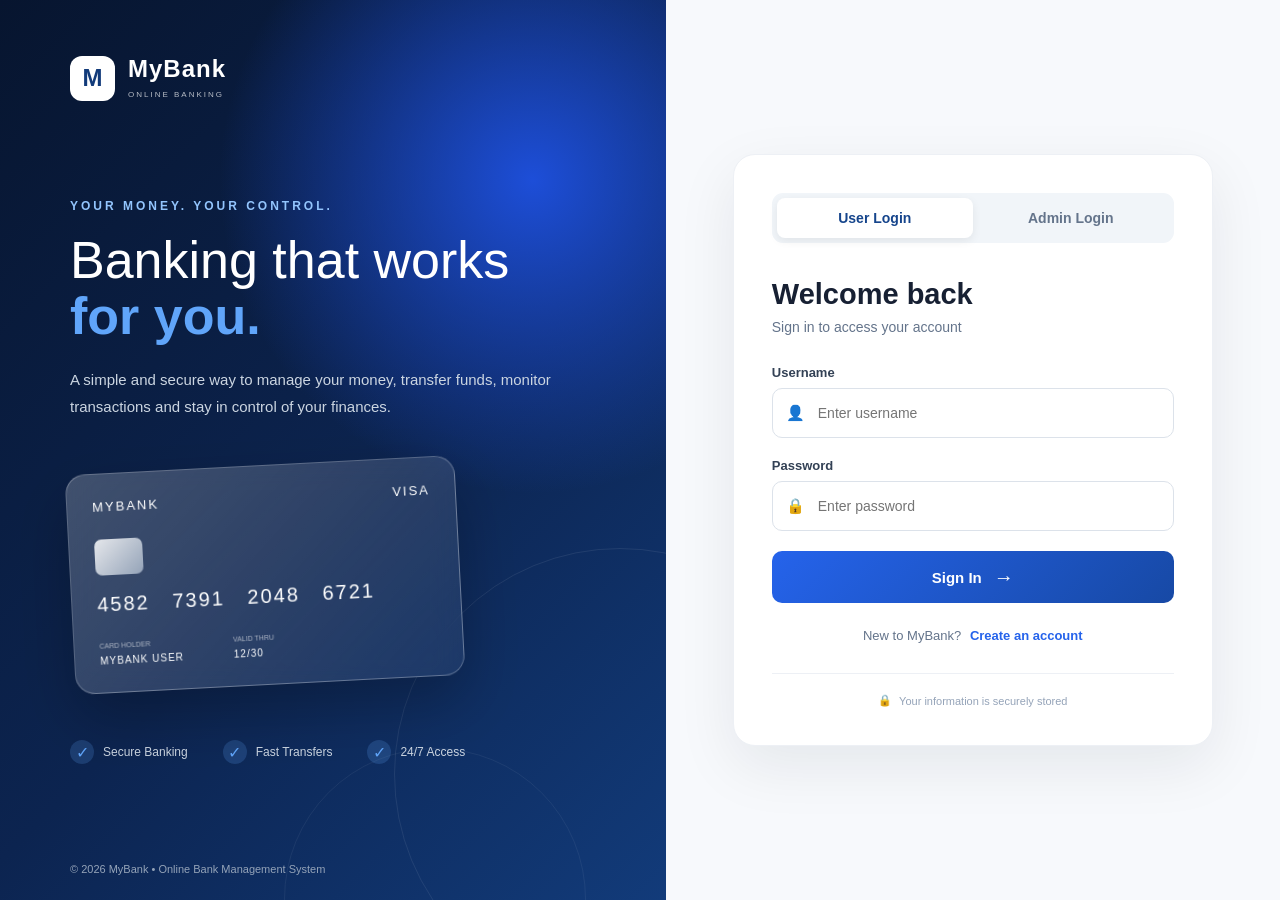
<file: index.html>
<!DOCTYPE html>
<html lang="en">
<head>
    <meta charset="UTF-8">
    <meta name="viewport" content="width=device-width, initial-scale=1.0">
    <title>MyBank | Online Banking</title>
    <link rel="stylesheet" href="style.css">
</head>

<body>

<div class="banking-page">

    <!-- LEFT SECTION -->

    <section class="hero-section">

        <div class="hero-overlay"></div>

        <div class="hero-content">

            <div class="logo">
                <div class="logo-box">M</div>
                <div>
                    <h1>MyBank</h1>
                    <span>ONLINE BANKING</span>
                </div>
            </div>

            <div class="hero-text">

                <span class="small-title">
                    YOUR MONEY. YOUR CONTROL.
                </span>

                <h2>
                    Banking that works
                    <strong>for you.</strong>
                </h2>

                <p>
                    A simple and secure way to manage your money,
                    transfer funds, monitor transactions and stay
                    in control of your finances.
                </p>

            </div>


            <!-- BANK CARD VISUAL -->

            <div class="bank-card">

                <div class="card-top">
                    <span>MYBANK</span>
                    <span>VISA</span>
                </div>

                <div class="chip"></div>

                <div class="card-number">
                    4582&nbsp;&nbsp; 7391&nbsp;&nbsp; 2048&nbsp;&nbsp; 6721
                </div>

                <div class="card-bottom">

                    <div>
                        <small>CARD HOLDER</small>
                        <p>MYBANK USER</p>
                    </div>

                    <div>
                        <small>VALID THRU</small>
                        <p>12/30</p>
                    </div>

                </div>

            </div>


            <div class="hero-features">

                <div>
                    <span>✓</span>
                    <p>Secure Banking</p>
                </div>

                <div>
                    <span>✓</span>
                    <p>Fast Transfers</p>
                </div>

                <div>
                    <span>✓</span>
                    <p>24/7 Access</p>
                </div>

            </div>

        </div>

        <div class="copyright">
            © 2026 MyBank • Online Bank Management System
        </div>

    </section>


    <!-- RIGHT SECTION -->

    <section class="login-section">

        <div class="login-wrapper">

            <div class="mobile-brand">
                <div class="logo-box">M</div>
                <div>
                    <h1>MyBank</h1>
                    <span>ONLINE BANKING</span>
                </div>
            </div>


            <div class="login-card">

                <!-- LOGIN TABS -->

                <div class="login-tabs">

                    <button
                        id="userTab"
                        class="login-tab active"
                        onclick="showUserLogin()">

                        User Login

                    </button>

                    <button
                        id="adminTab"
                        class="login-tab"
                        onclick="showAdminLogin()">

                        Admin Login

                    </button>

                </div>


                <!-- USER LOGIN -->

                <div id="userLogin">

                    <div class="heading">

                        <h2>Welcome back</h2>

                        <p>
                            Sign in to access your account
                        </p>

                    </div>


                    <form onsubmit="userLogin(event)">

                        <div class="input-group">

                            <label>Username</label>

                            <div class="input-box">

                                <span>👤</span>

                                <input
                                    type="text"
                                    id="userUsername"
                                    placeholder="Enter username"
                                    required>

                            </div>

                        </div>


                        <div class="input-group">

                            <label>Password</label>

                            <div class="input-box">

                                <span>🔒</span>

                                <input
                                    type="password"
                                    id="userPassword"
                                    placeholder="Enter password"
                                    required>

                            </div>

                        </div>


                        <button
                            type="submit"
                            class="signin-button">

                            Sign In
                            <span>→</span>

                        </button>

                    </form>


                    <div class="register-area">

                        <span>New to MyBank?</span>

                        <a href="register.html?role=user">
                            Create an account
                        </a>

                    </div>

                </div>


                <!-- ADMIN LOGIN -->

                <div
                    id="adminLogin"
                    style="display:none;">

                    <div class="heading">

                        <h2>Admin Portal</h2>

                        <p>
                            Manage the banking system
                        </p>

                    </div>


                    <div class="admin-warning">

                        <span>🛡</span>

                        <div>

                            <strong>Authorized access only</strong>

                            <p>
                                This area is restricted to
                                system administrators.
                            </p>

                        </div>

                    </div>


                    <form onsubmit="adminLogin(event)">

                        <div class="input-group">

                            <label>Admin Username</label>

                            <div class="input-box">

                                <span>👤</span>

                                <input
                                    type="text"
                                    id="adminUsername"
                                    placeholder="Enter admin username"
                                    required>

                            </div>

                        </div>


                        <div class="input-group">

                            <label>Password</label>

                            <div class="input-box">

                                <span>🔒</span>

                                <input
                                    type="password"
                                    id="adminPassword"
                                    placeholder="Enter password"
                                    required>

                            </div>

                        </div>


                        <button
                            type="submit"
                            class="signin-button admin-login-button">

                            Admin Sign In
                            <span>→</span>

                        </button>

                    </form>


                    <div class="register-area">

                        <span>New administrator?</span>

                        <a href="register.html?role=admin">
                            Create admin account
                        </a>

                    </div>

                </div>


                <p id="loginMessage"></p>


                <div class="secure-footer">

                    <span>🔒</span>

                    <p>
                        Your information is securely stored
                    </p>

                </div>

            </div>

        </div>

    </section>

</div>


<script src="script.js"></script>

</body>
</html>
</file>
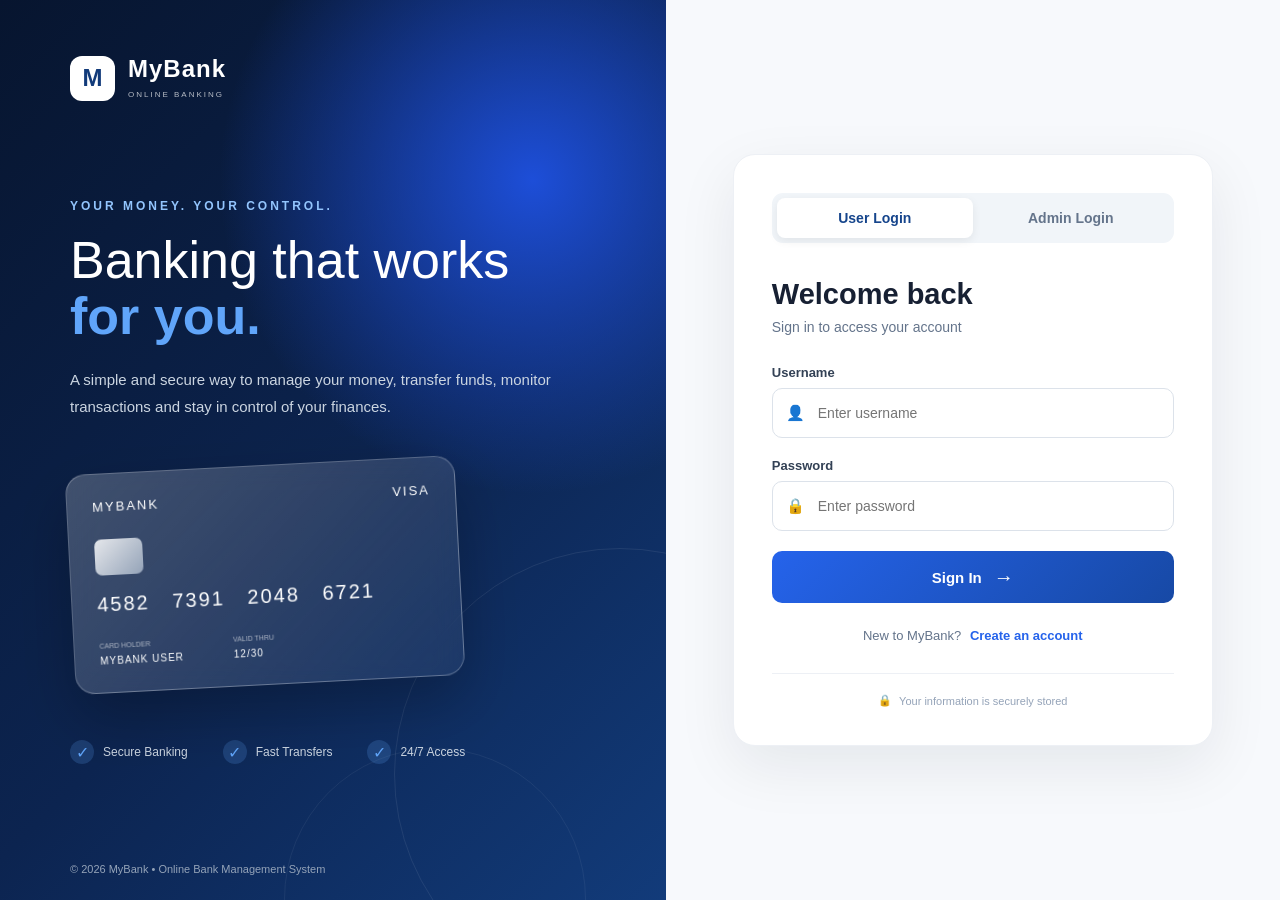
<file: admin.html>
<!DOCTYPE html>
<html lang="en">
<head>
    <meta charset="UTF-8">
    <meta name="viewport" content="width=device-width, initial-scale=1.0">
    <title>MyBank - Admin Dashboard</title>
    <link rel="stylesheet" href="style.css">
</head>

<body class="dashboard-page">

<div class="dashboard-layout">

    <!-- SIDEBAR -->
    <aside class="sidebar admin-sidebar">

        <div class="sidebar-logo">
            <div class="sidebar-logo-box">M</div>
            <div>
                <h2>MyBank</h2>
                <span>Administration</span>
            </div>
        </div>

        <div class="admin-label">ADMIN PANEL</div>

        <div class="sidebar-menu">

            <button onclick="showAdminSection('adminDashboard')" class="menu-item active">
                <span>⌂</span>
                Dashboard
            </button>

            <button onclick="showAdminSection('users')" class="menu-item">
                <span>♙</span>
                Users
            </button>

            <button onclick="showAdminSection('accounts')" class="menu-item">
                <span>▣</span>
                Accounts
            </button>

            <button onclick="showAdminSection('adminTransactions')" class="menu-item">
                <span>▤</span>
                Transactions
            </button>

        </div>

        <button onclick="logout()" class="logout-button">
            <span>↪</span>
            Logout
        </button>

    </aside>


    <!-- MAIN -->
    <main class="dashboard-main">

        <header class="dashboard-header">

            <div>
                <p class="small-heading">ADMINISTRATION</p>
                <h1>Admin Dashboard</h1>
                <p class="header-subtitle">
                    Manage users, accounts and transactions.
                </p>
            </div>

            <div class="admin-avatar">
                🛡
            </div>

        </header>


        <!-- ADMIN DASHBOARD -->
        <section id="adminDashboard" class="admin-section">

            <div class="admin-welcome">

                <div>
                    <p>MYBANK MANAGEMENT SYSTEM</p>
                    <h2>System Overview</h2>
                    <span>
                        Monitor the banking system from one place.
                    </span>
                </div>

                <div class="admin-shield">
                    🛡️
                </div>

            </div>


            <div class="stats-grid">

                <div class="stat-card">
                    <div class="stat-icon">♙</div>
                    <div>
                        <p>Total Users</p>
                        <h2 id="totalUsers">0</h2>
                    </div>
                </div>

                <div class="stat-card">
                    <div class="stat-icon">▣</div>
                    <div>
                        <p>Total Accounts</p>
                        <h2 id="totalAccounts">0</h2>
                    </div>
                </div>

                <div class="stat-card">
                    <div class="stat-icon">▤</div>
                    <div>
                        <p>Transactions</p>
                        <h2 id="totalTransactions">0</h2>
                    </div>
                </div>

            </div>


            <div class="admin-action-title">
                <h2>Management</h2>
                <p>Select a section to manage the banking system.</p>
            </div>


            <div class="admin-management-grid">

                <button onclick="showAdminSection('users')" class="management-card">
                    <div class="management-icon">♙</div>
                    <h3>Manage Users</h3>
                    <p>View registered users and their details.</p>
                </button>

                <button onclick="showAdminSection('accounts')" class="management-card">
                    <div class="management-icon">▣</div>
                    <h3>Manage Accounts</h3>
                    <p>View account numbers and balances.</p>
                </button>

                <button onclick="showAdminSection('adminTransactions')" class="management-card">
                    <div class="management-icon">▤</div>
                    <h3>View Transactions</h3>
                    <p>Monitor all user transactions.</p>
                </button>

            </div>

        </section>


        <!-- USERS -->
        <section id="users" class="admin-section" style="display:none;">

            <div class="section-heading">
                <h2>Registered Users</h2>
                <p>View all users registered in MyBank.</p>
            </div>

            <div class="table-card">

                <table>

                    <thead>
                        <tr>
                            <th>Name</th>
                            <th>Email</th>
                            <th>Phone</th>
                            <th>Username</th>
                            <th>Account Number</th>
                        </tr>
                    </thead>

                    <tbody id="usersBody">
                    </tbody>

                </table>

            </div>

        </section>


        <!-- ACCOUNTS -->
        <section id="accounts" class="admin-section" style="display:none;">

            <div class="section-heading">
                <h2>Bank Accounts</h2>
                <p>View all customer accounts and balances.</p>
            </div>

            <div class="table-card">

                <table>

                    <thead>
                        <tr>
                            <th>Account Number</th>
                            <th>Username</th>
                            <th>Balance</th>
                            <th>Account Type</th>
                        </tr>
                    </thead>

                    <tbody id="accountsBody">
                    </tbody>

                </table>

            </div>

        </section>


        <!-- TRANSACTIONS -->
        <section id="adminTransactions" class="admin-section" style="display:none;">

            <div class="section-heading">
                <h2>All Transactions</h2>
                <p>Monitor transactions performed by users.</p>
            </div>

            <div class="table-card">

                <table>

                    <thead>
                        <tr>
                            <th>Username</th>
                            <th>Transaction</th>
                            <th>Amount</th>
                            <th>Date</th>
                        </tr>
                    </thead>

                    <tbody id="adminTransactionBody">
                    </tbody>

                </table>

            </div>

        </section>

    </main>

</div>

<script src="script.js"></script>

</body>
</html>
</file>
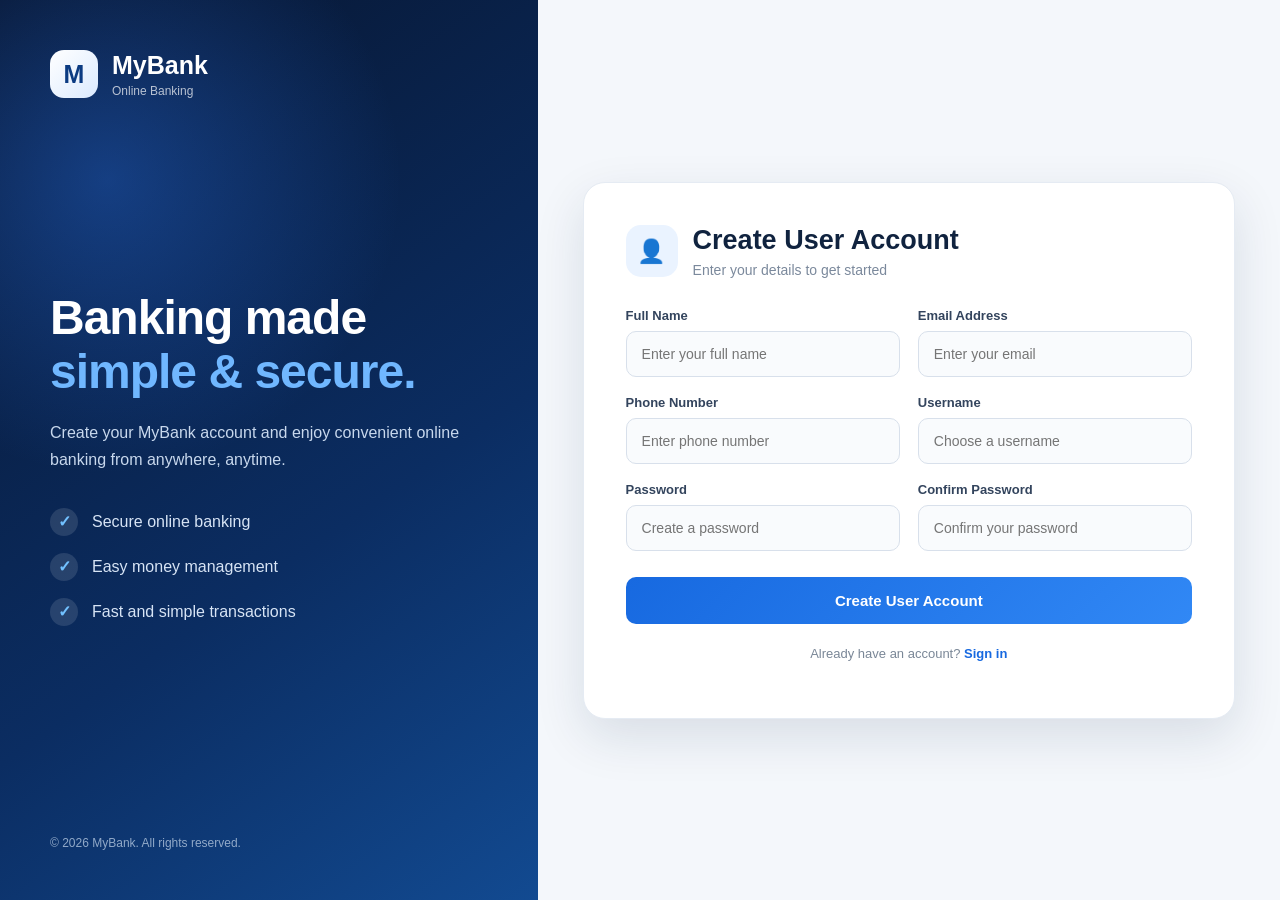
<file: register.html>
<!DOCTYPE html>
<html lang="en">
<head>
    <meta charset="UTF-8">
    <meta name="viewport" content="width=device-width, initial-scale=1.0">
    <title>MyBank - Create Account</title>
    <link rel="stylesheet" href="style.css">
</head>

<body class="register-page">

<div class="register-container">

    <div class="register-left">

        <div class="register-logo">
            <div class="register-logo-box">M</div>
            <div>
                <h1>MyBank</h1>
                <p>Online Banking</p>
            </div>
        </div>

        <div class="register-left-content">
            <h2>Banking made<br><span>simple & secure.</span></h2>

            <p>
                Create your MyBank account and enjoy convenient
                online banking from anywhere, anytime.
            </p>

            <div class="register-benefits">
                <div>
                    <span>✓</span>
                    <p>Secure online banking</p>
                </div>

                <div>
                    <span>✓</span>
                    <p>Easy money management</p>
                </div>

                <div>
                    <span>✓</span>
                    <p>Fast and simple transactions</p>
                </div>
            </div>
        </div>

        <p class="register-copyright">
            © 2026 MyBank. All rights reserved.
        </p>

    </div>


    <div class="register-right">

        <div class="register-card">

            <!-- USER REGISTRATION -->
            <div id="userRegister">

                <div class="register-heading">
                    <span class="register-icon">👤</span>
                    <div>
                        <h2>Create User Account</h2>
                        <p>Enter your details to get started</p>
                    </div>
                </div>

                <form onsubmit="registerUser(event)">

                    <div class="register-input-row">

                        <div class="register-input-group">
                            <label>Full Name</label>
                            <input
                                type="text"
                                id="fullName"
                                placeholder="Enter your full name"
                                required
                            >
                        </div>

                        <div class="register-input-group">
                            <label>Email Address</label>
                            <input
                                type="email"
                                id="email"
                                placeholder="Enter your email"
                                required
                            >
                        </div>

                    </div>

                    <div class="register-input-row">

                        <div class="register-input-group">
                            <label>Phone Number</label>
                            <input
                                type="text"
                                id="phone"
                                placeholder="Enter phone number"
                                required
                            >
                        </div>

                        <div class="register-input-group">
                            <label>Username</label>
                            <input
                                type="text"
                                id="registerUsername"
                                placeholder="Choose a username"
                                required
                            >
                        </div>

                    </div>

                    <div class="register-input-row">

                        <div class="register-input-group">
                            <label>Password</label>
                            <input
                                type="password"
                                id="registerPassword"
                                placeholder="Create a password"
                                required
                            >
                        </div>

                        <div class="register-input-group">
                            <label>Confirm Password</label>
                            <input
                                type="password"
                                id="confirmPassword"
                                placeholder="Confirm your password"
                                required
                            >
                        </div>

                    </div>

                    <button type="submit" class="create-account-button">
                        Create User Account
                    </button>

                </form>

                <p class="already-account">
                    Already have an account?
                    <a href="index.html">Sign in</a>
                </p>

            </div>


            <!-- ADMIN REGISTRATION -->
            <div id="adminRegister" style="display:none;">

                <div class="register-heading">
                    <span class="register-icon">🛡️</span>
                    <div>
                        <h2>Create Admin Account</h2>
                        <p>Register your administrator account</p>
                    </div>
                </div>

                <div class="admin-register-notice">
                    <strong>Administrator Registration</strong>
                    <p>
                        Admin accounts have access to system management
                        features and user information.
                    </p>
                </div>

                <form onsubmit="registerAdmin(event)">

                    <div class="register-input-group full-width">
                        <label>Full Name</label>
                        <input
                            type="text"
                            id="adminFullName"
                            placeholder="Enter your full name"
                            required
                        >
                    </div>

                    <div class="register-input-group full-width">
                        <label>Email Address</label>
                        <input
                            type="email"
                            id="adminEmail"
                            placeholder="Enter your email"
                            required
                        >
                    </div>

                    <div class="register-input-group full-width">
                        <label>Admin Username</label>
                        <input
                            type="text"
                            id="registerAdminUsername"
                            placeholder="Choose an admin username"
                            required
                        >
                    </div>

                    <div class="register-input-row">

                        <div class="register-input-group">
                            <label>Password</label>
                            <input
                                type="password"
                                id="registerAdminPassword"
                                placeholder="Create password"
                                required
                            >
                        </div>

                        <div class="register-input-group">
                            <label>Confirm Password</label>
                            <input
                                type="password"
                                id="confirmAdminPassword"
                                placeholder="Confirm password"
                                required
                            >
                        </div>

                    </div>

                    <button type="submit" class="create-account-button admin-create-button">
                        Create Admin Account
                    </button>

                </form>

                <p class="already-account">
                    Already have an admin account?
                    <a href="index.html">Admin Sign in</a>
                </p>

            </div>

            <p id="registerMessage" class="register-message"></p>

        </div>

    </div>

</div>

<script src="script.js"></script>

</body>
</html>
</file>
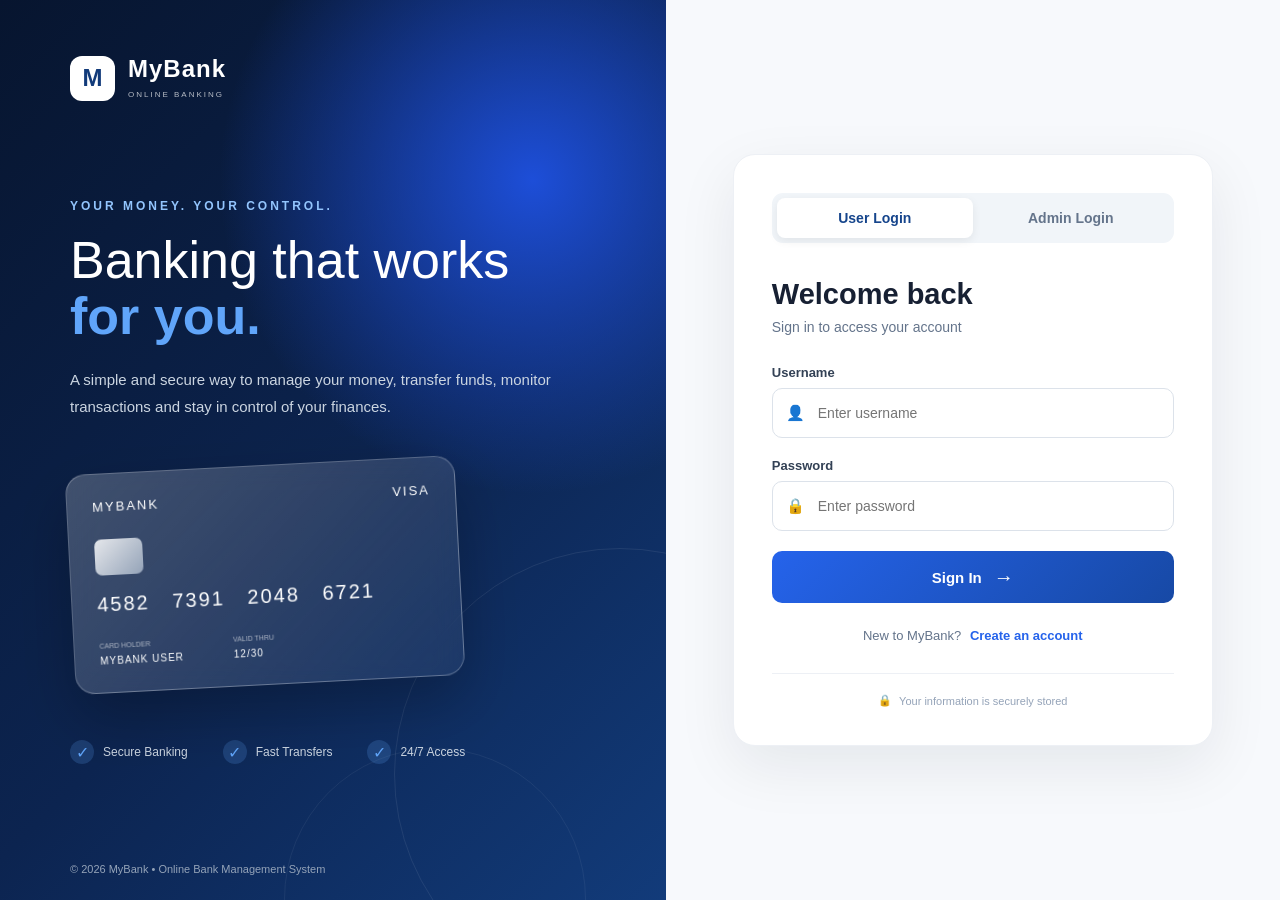
<file: user.html>
<!DOCTYPE html>
<html lang="en">
<head>
    <meta charset="UTF-8">
    <meta name="viewport" content="width=device-width, initial-scale=1.0">
    <title>MyBank - User Dashboard</title>
    <link rel="stylesheet" href="style.css">
</head>

<body class="dashboard-page">

<div class="dashboard-layout">

    <!-- SIDEBAR -->
    <aside class="sidebar">

        <div class="sidebar-logo">
            <div class="sidebar-logo-box">M</div>
            <div>
                <h2>MyBank</h2>
                <span>Online Banking</span>
            </div>
        </div>

        <div class="sidebar-menu">

            <button onclick="showUserSection('dashboard')" class="menu-item active">
                <span>⌂</span>
                Dashboard
            </button>

            <button onclick="showUserSection('deposit')" class="menu-item">
                <span>＋</span>
                Deposit
            </button>

            <button onclick="showUserSection('withdraw')" class="menu-item">
                <span>−</span>
                Withdraw
            </button>

            <button onclick="showUserSection('transfer')" class="menu-item">
                <span>↗</span>
                Transfer
            </button>

            <button onclick="showUserSection('transactions')" class="menu-item">
                <span>▤</span>
                Transactions
            </button>

            <button onclick="showUserSection('profile')" class="menu-item">
                <span>♙</span>
                Profile
            </button>

        </div>

        <button onclick="logout()" class="logout-button">
            <span>↪</span>
            Logout
        </button>

    </aside>


    <!-- MAIN CONTENT -->
    <main class="dashboard-main">

        <header class="dashboard-header">

            <div>
                <p class="small-heading">USER DASHBOARD</p>
                <h1>Welcome back, <span id="welcomeName">User</span>!</h1>
                <p class="header-subtitle">
                    Manage your account and transactions easily.
                </p>
            </div>

            <div class="user-avatar">
                <span>U</span>
            </div>

        </header>


        <!-- DASHBOARD -->
        <section id="dashboard" class="user-section dashboard-section">

            <div class="balance-card">

                <div>
                    <p>Available Balance</p>
                    <h2>₹<span id="balance">0</span></h2>
                    <span class="balance-status">● Active Account</span>
                </div>

                <div class="balance-icon">
                    ₹
                </div>

            </div>


            <div class="info-grid">

                <div class="info-card">
                    <div class="info-icon">▣</div>
                    <div>
                        <p>Account Number</p>
                        <h3 id="accountNumber">---</h3>
                    </div>
                </div>

                <div class="info-card">
                    <div class="info-icon">✓</div>
                    <div>
                        <p>Account Status</p>
                        <h3>Active</h3>
                    </div>
                </div>

            </div>


            <div class="quick-title">
                <h2>Quick Actions</h2>
                <p>Choose an action to manage your money.</p>
            </div>

            <div class="quick-actions">

                <button onclick="showUserSection('deposit')" class="quick-card">
                    <div class="quick-icon deposit-icon">＋</div>
                    <h3>Deposit Money</h3>
                    <p>Add money to your account</p>
                </button>

                <button onclick="showUserSection('withdraw')" class="quick-card">
                    <div class="quick-icon withdraw-icon">−</div>
                    <h3>Withdraw Money</h3>
                    <p>Withdraw from your account</p>
                </button>

                <button onclick="showUserSection('transfer')" class="quick-card">
                    <div class="quick-icon transfer-icon">↗</div>
                    <h3>Transfer Money</h3>
                    <p>Send money to another user</p>
                </button>

                <button onclick="showUserSection('transactions')" class="quick-card">
                    <div class="quick-icon transaction-icon">▤</div>
                    <h3>Transactions</h3>
                    <p>View your transaction history</p>
                </button>

            </div>

        </section>


        <!-- DEPOSIT -->
        <section id="deposit" class="user-section action-section" style="display:none;">

            <div class="section-heading">
                <h2>Deposit Money</h2>
                <p>Add money to your MyBank account.</p>
            </div>

            <div class="form-card">

                <div class="form-icon">＋</div>

                <form onsubmit="depositMoney(event)">

                    <label>Amount</label>

                    <div class="amount-input">
                        <span>₹</span>
                        <input
                            type="number"
                            id="depositAmount"
                            placeholder="Enter amount"
                            min="1"
                            required
                        >
                    </div>

                    <button type="submit" class="primary-action">
                        Deposit Money
                    </button>

                </form>

            </div>

        </section>


        <!-- WITHDRAW -->
        <section id="withdraw" class="user-section action-section" style="display:none;">

            <div class="section-heading">
                <h2>Withdraw Money</h2>
                <p>Withdraw money from your MyBank account.</p>
            </div>

            <div class="form-card">

                <div class="form-icon withdraw-form-icon">−</div>

                <form onsubmit="withdrawMoney(event)">

                    <label>Amount</label>

                    <div class="amount-input">
                        <span>₹</span>
                        <input
                            type="number"
                            id="withdrawAmount"
                            placeholder="Enter amount"
                            min="1"
                            required
                        >
                    </div>

                    <button type="submit" class="primary-action">
                        Withdraw Money
                    </button>

                </form>

            </div>

        </section>


        <!-- TRANSFER -->
        <section id="transfer" class="user-section action-section" style="display:none;">

            <div class="section-heading">
                <h2>Transfer Money</h2>
                <p>Send money securely to another MyBank account.</p>
            </div>

            <div class="form-card">

                <div class="form-icon transfer-form-icon">↗</div>

                <form onsubmit="transferMoney(event)">

                    <label>Receiver Account Number</label>

                    <input
                        type="text"
                        id="receiverAccount"
                        class="normal-input"
                        placeholder="Example: MYB12345678"
                        required
                    >

                    <label>Amount</label>

                    <div class="amount-input">
                        <span>₹</span>
                        <input
                            type="number"
                            id="transferAmount"
                            placeholder="Enter amount"
                            min="1"
                            required
                        >
                    </div>

                    <button type="submit" class="primary-action">
                        Transfer Money
                    </button>

                </form>

            </div>

        </section>


        <!-- TRANSACTIONS -->
        <section id="transactions" class="user-section action-section" style="display:none;">

            <div class="section-heading">
                <h2>Transaction History</h2>
                <p>View all your recent transactions.</p>
            </div>

            <div class="table-card">

                <table>
                    <thead>
                        <tr>
                            <th>Transaction</th>
                            <th>Amount</th>
                            <th>Date</th>
                        </tr>
                    </thead>

                    <tbody id="transactionBody">
                    </tbody>

                </table>

            </div>

        </section>


        <!-- PROFILE -->
        <section id="profile" class="user-section action-section" style="display:none;">

            <div class="section-heading">
                <h2>My Profile</h2>
                <p>Your registered account information.</p>
            </div>

            <div class="profile-card">

                <div class="profile-avatar">U</div>

                <div class="profile-details">

                    <div>
                        <span>Full Name</span>
                        <strong id="profileName">---</strong>
                    </div>

                    <div>
                        <span>Email</span>
                        <strong id="profileEmail">---</strong>
                    </div>

                    <div>
                        <span>Phone</span>
                        <strong id="profilePhone">---</strong>
                    </div>

                    <div>
                        <span>Username</span>
                        <strong id="profileUsername">---</strong>
                    </div>

                    <div>
                        <span>Account Number</span>
                        <strong id="profileAccount">---</strong>
                    </div>

                </div>

            </div>

        </section>

    </main>

</div>

<script src="script.js"></script>

</body>
</html>
</file>
<file: style.css>
* {
    margin: 0;
    padding: 0;
    box-sizing: border-box;
}

body {
    font-family: Arial, Helvetica, sans-serif;
    background: #f4f7fb;
    color: #172033;
}


/* MAIN PAGE */

.banking-page {
    min-height: 100vh;
    display: grid;
    grid-template-columns: 52% 48%;
}


/* LEFT SIDE */

.hero-section {
    position: relative;
    overflow: hidden;
    min-height: 100vh;
    background:
        radial-gradient(circle at 80% 20%, #1d4ed8 0%, transparent 35%),
        linear-gradient(135deg, #07152f, #0c2450 55%, #123b7a);
    color: white;
}

.hero-section::before {
    content: "";
    position: absolute;
    width: 450px;
    height: 450px;
    border: 1px solid rgba(255,255,255,0.08);
    border-radius: 50%;
    right: -180px;
    bottom: -100px;
}

.hero-section::after {
    content: "";
    position: absolute;
    width: 300px;
    height: 300px;
    border: 1px solid rgba(255,255,255,0.06);
    border-radius: 50%;
    right: 80px;
    bottom: -150px;
}

.hero-content {
    position: relative;
    z-index: 2;
    padding: 55px 70px;
    max-width: 760px;
}


/* LOGO */

.logo {
    display: flex;
    align-items: center;
    gap: 13px;
}

.logo-box {
    width: 45px;
    height: 45px;
    border-radius: 12px;
    background: #ffffff;
    color: #123b7a;
    display: flex;
    align-items: center;
    justify-content: center;
    font-size: 24px;
    font-weight: bold;
}

.logo h1 {
    font-size: 24px;
    letter-spacing: 1px;
}

.logo span {
    font-size: 8px;
    letter-spacing: 2px;
    opacity: 0.7;
}


/* HERO TEXT */

.hero-text {
    margin-top: 95px;
}

.small-title {
    font-size: 12px;
    letter-spacing: 3px;
    color: #93c5fd;
    font-weight: bold;
}

.hero-text h2 {
    font-size: 52px;
    line-height: 1.08;
    margin-top: 18px;
    max-width: 580px;
    font-weight: 400;
}

.hero-text h2 strong {
    display: block;
    color: #60a5fa;
    font-weight: 700;
}

.hero-text p {
    margin-top: 22px;
    max-width: 520px;
    line-height: 1.8;
    color: #cbd5e1;
    font-size: 15px;
}


/* BANK CARD */

.bank-card {
    width: 390px;
    height: 220px;
    margin-top: 45px;
    padding: 25px;
    border-radius: 20px;
    background:
        linear-gradient(
            135deg,
            rgba(255,255,255,0.22),
            rgba(255,255,255,0.05)
        );
    border: 1px solid rgba(255,255,255,0.25);
    box-shadow: 0 25px 60px rgba(0,0,0,0.25);
    backdrop-filter: blur(15px);
    transform: rotate(-3deg);
}

.card-top {
    display: flex;
    justify-content: space-between;
    font-size: 13px;
    letter-spacing: 2px;
}

.chip {
    width: 48px;
    height: 36px;
    margin-top: 25px;
    border-radius: 7px;
    background: linear-gradient(
        135deg,
        #e5e7eb,
        #94a3b8
    );
}

.card-number {
    margin-top: 18px;
    font-size: 20px;
    letter-spacing: 2px;
}

.card-bottom {
    display: flex;
    gap: 50px;
    margin-top: 18px;
}

.card-bottom small {
    font-size: 7px;
    opacity: 0.6;
}

.card-bottom p {
    margin-top: 3px;
    font-size: 10px;
    letter-spacing: 1px;
}


/* FEATURES */

.hero-features {
    display: flex;
    gap: 35px;
    margin-top: 55px;
}

.hero-features div {
    display: flex;
    align-items: center;
    gap: 9px;
}

.hero-features span {
    width: 24px;
    height: 24px;
    border-radius: 50%;
    background: rgba(96,165,250,0.2);
    color: #60a5fa;
    display: flex;
    align-items: center;
    justify-content: center;
}

.hero-features p {
    font-size: 12px;
    color: #cbd5e1;
}


/* COPYRIGHT */

.copyright {
    position: absolute;
    bottom: 25px;
    left: 70px;
    font-size: 11px;
    color: #94a3b8;
}


/* RIGHT SIDE */

.login-section {
    display: flex;
    justify-content: center;
    align-items: center;
    background: #f7f9fc;
    padding: 40px;
}

.login-wrapper {
    width: 100%;
    max-width: 480px;
}


/* MOBILE LOGO */

.mobile-brand {
    display: none;
}


/* LOGIN CARD */

.login-card {
    background: white;
    border-radius: 22px;
    padding: 38px;
    box-shadow:
        0 20px 60px rgba(15,23,42,0.08);
    border: 1px solid #edf0f5;
}


/* TABS */

.login-tabs {
    display: grid;
    grid-template-columns: 1fr 1fr;
    background: #f1f5f9;
    padding: 5px;
    border-radius: 11px;
    margin-bottom: 35px;
}

.login-tab {
    border: none;
    background: transparent;
    padding: 12px;
    border-radius: 8px;
    cursor: pointer;
    color: #64748b;
    font-size: 14px;
    font-weight: 600;
}

.login-tab.active {
    background: white;
    color: #16458c;
    box-shadow: 0 3px 10px rgba(0,0,0,0.07);
}


/* HEADING */

.heading h2 {
    font-size: 29px;
    color: #172033;
}

.heading p {
    margin-top: 8px;
    color: #64748b;
    font-size: 14px;
}


/* FORM */

form {
    margin-top: 30px;
}

.input-group {
    margin-bottom: 20px;
}

.input-group label {
    display: block;
    margin-bottom: 8px;
    font-size: 13px;
    font-weight: 600;
    color: #334155;
}

.input-box {
    position: relative;
}

.input-box span {
    position: absolute;
    left: 14px;
    top: 50%;
    transform: translateY(-50%);
    font-size: 15px;
}

.input-box input {
    width: 100%;
    height: 50px;
    border: 1px solid #dce2ea;
    border-radius: 10px;
    padding: 0 15px 0 45px;
    font-size: 14px;
    outline: none;
    transition: 0.2s;
}

.input-box input:focus {
    border-color: #2563eb;
    box-shadow: 0 0 0 3px rgba(37,99,235,0.08);
}


/* SIGN IN BUTTON */

.signin-button {
    width: 100%;
    height: 52px;
    border: none;
    border-radius: 10px;
    background: linear-gradient(
        135deg,
        #2563eb,
        #1749a5
    );
    color: white;
    font-size: 15px;
    font-weight: 600;
    cursor: pointer;
    display: flex;
    align-items: center;
    justify-content: center;
    gap: 12px;
    transition: 0.2s;
}

.signin-button:hover {
    transform: translateY(-2px);
    box-shadow: 0 8px 20px rgba(37,99,235,0.25);
}

.signin-button span {
    font-size: 20px;
}


/* REGISTER */

.register-area {
    text-align: center;
    margin-top: 25px;
    font-size: 13px;
    color: #64748b;
}

.register-area a {
    color: #2563eb;
    font-weight: 600;
    text-decoration: none;
    margin-left: 5px;
}


/* ADMIN */

.admin-warning {
    display: flex;
    gap: 12px;
    align-items: center;
    background: #f1f5ff;
    border: 1px solid #dbeafe;
    padding: 13px;
    border-radius: 10px;
    margin-top: 25px;
}

.admin-warning > span {
    font-size: 22px;
}

.admin-warning strong {
    font-size: 12px;
    color: #1e3a8a;
}

.admin-warning p {
    margin-top: 3px;
    font-size: 11px;
    color: #64748b;
}

.admin-login-button {
    background: linear-gradient(
        135deg,
        #0f172a,
        #1e293b
    );
}


/* MESSAGE */

#loginMessage {
    text-align: center;
    margin-top: 15px;
    color: #dc2626;
    font-size: 13px;
    font-weight: 600;
}


/* SECURE FOOTER */

.secure-footer {
    display: flex;
    justify-content: center;
    align-items: center;
    gap: 7px;
    margin-top: 30px;
    padding-top: 20px;
    border-top: 1px solid #edf0f5;
    color: #94a3b8;
    font-size: 11px;
}


/* RESPONSIVE */

@media (max-width: 1000px) {

    .banking-page {
        grid-template-columns: 1fr;
    }

    .hero-section {
        display: none;
    }

    .login-section {
        min-height: 100vh;
    }

    .mobile-brand {
        display: flex;
        align-items: center;
        justify-content: center;
        gap: 10px;
        margin-bottom: 25px;
    }

    .mobile-brand .logo-box {
        background: #123b7a;
        color: white;
    }

    .mobile-brand h1 {
        font-size: 23px;
        color: #123b7a;
    }

    .mobile-brand span {
        font-size: 8px;
        letter-spacing: 2px;
        color: #64748b;
    }
}


@media (max-width: 500px) {

    .login-section {
        padding: 20px;
    }

    .login-card {
        padding: 25px 20px;
    }

    .heading h2 {
        font-size: 25px;
    }

}

/* ============================= */
/* REGISTRATION PAGE */
/* ============================= */

.register-page {
    margin: 0;
    min-height: 100vh;
    font-family: Arial, sans-serif;
    background: #f4f7fb;
}

.register-container {
    min-height: 100vh;
    display: grid;
    grid-template-columns: 42% 58%;
}

/* LEFT SIDE */

.register-left {
    position: relative;
    padding: 50px;
    color: white;
    background:
        radial-gradient(circle at 20% 20%, rgba(45, 125, 255, 0.35), transparent 35%),
        linear-gradient(145deg, #07152f, #0b2d62 60%, #124a91);
    display: flex;
    flex-direction: column;
    justify-content: space-between;
}

.register-logo {
    display: flex;
    align-items: center;
    gap: 14px;
}

.register-logo-box {
    width: 48px;
    height: 48px;
    border-radius: 14px;
    background: linear-gradient(135deg, #ffffff, #dbeafe);
    color: #0b3b82;
    display: flex;
    justify-content: center;
    align-items: center;
    font-size: 25px;
    font-weight: bold;
}

.register-logo h1 {
    margin: 0;
    font-size: 25px;
}

.register-logo p {
    margin: 4px 0 0;
    font-size: 12px;
    opacity: 0.7;
}

.register-left-content {
    max-width: 470px;
}

.register-left-content h2 {
    font-size: 48px;
    line-height: 1.12;
    margin: 0 0 20px;
    letter-spacing: -1px;
}

.register-left-content h2 span {
    color: #70b7ff;
}

.register-left-content > p {
    font-size: 16px;
    line-height: 1.7;
    color: #c8d8ed;
    max-width: 420px;
}

.register-benefits {
    margin-top: 35px;
}

.register-benefits div {
    display: flex;
    align-items: center;
    gap: 14px;
    margin: 17px 0;
}

.register-benefits span {
    width: 28px;
    height: 28px;
    border-radius: 50%;
    background: rgba(255,255,255,0.12);
    display: flex;
    align-items: center;
    justify-content: center;
    color: #72c1ff;
    font-weight: bold;
}

.register-benefits p {
    margin: 0;
    color: #d7e4f5;
}

.register-copyright {
    font-size: 12px;
    color: #91a9c8;
}


/* RIGHT SIDE */

.register-right {
    display: flex;
    justify-content: center;
    align-items: center;
    padding: 45px;
}

.register-card {
    width: 100%;
    max-width: 700px;
    background: white;
    padding: 42px;
    border-radius: 22px;
    box-shadow: 0 18px 50px rgba(15, 39, 75, 0.12);
    border: 1px solid #e5ebf3;
}


/* HEADING */

.register-heading {
    display: flex;
    align-items: center;
    gap: 15px;
    margin-bottom: 30px;
}

.register-heading h2 {
    margin: 0;
    color: #10233f;
    font-size: 27px;
}

.register-heading p {
    margin: 6px 0 0;
    color: #7b899c;
    font-size: 14px;
}

.register-icon {
    width: 52px;
    height: 52px;
    border-radius: 15px;
    background: #eaf3ff;
    display: flex;
    justify-content: center;
    align-items: center;
    font-size: 23px;
}


/* INPUTS */

.register-input-row {
    display: grid;
    grid-template-columns: 1fr 1fr;
    gap: 18px;
    margin-bottom: 18px;
}

.register-input-group {
    display: flex;
    flex-direction: column;
}

.register-input-group label {
    font-size: 13px;
    font-weight: bold;
    color: #33445d;
    margin-bottom: 8px;
}

.register-input-group input {
    width: 100%;
    box-sizing: border-box;
    padding: 14px 15px;
    border: 1px solid #d8e0eb;
    border-radius: 10px;
    background: #f9fbfd;
    font-size: 14px;
    outline: none;
    transition: 0.2s;
}

.register-input-group input:focus {
    border-color: #2f80ed;
    background: white;
    box-shadow: 0 0 0 3px rgba(47, 128, 237, 0.1);
}

.full-width {
    margin-bottom: 18px;
}


/* BUTTON */

.create-account-button {
    width: 100%;
    border: none;
    padding: 15px;
    margin-top: 8px;
    border-radius: 10px;
    background: linear-gradient(135deg, #1769e0, #3188f5);
    color: white;
    font-size: 15px;
    font-weight: bold;
    cursor: pointer;
    transition: 0.2s;
}

.create-account-button:hover {
    transform: translateY(-1px);
    box-shadow: 0 8px 20px rgba(23, 105, 224, 0.25);
}

.admin-create-button {
    background: linear-gradient(135deg, #263d62, #45658f);
}


/* ADMIN NOTICE */

.admin-register-notice {
    padding: 15px 17px;
    margin-bottom: 22px;
    border-radius: 11px;
    background: #f1f5fa;
    border-left: 4px solid #315b91;
}

.admin-register-notice strong {
    font-size: 13px;
    color: #243b5a;
}

.admin-register-notice p {
    margin: 5px 0 0;
    font-size: 12px;
    line-height: 1.5;
    color: #68778b;
}


/* BOTTOM LINK */

.already-account {
    text-align: center;
    margin: 22px 0 0;
    color: #7a8797;
    font-size: 13px;
}

.already-account a {
    color: #1769e0;
    font-weight: bold;
    text-decoration: none;
}

.already-account a:hover {
    text-decoration: underline;
}

.register-message {
    text-align: center;
    color: #d93025;
    font-size: 13px;
    margin-top: 15px;
}


/* RESPONSIVE */

@media (max-width: 1000px) {

    .register-container {
        grid-template-columns: 1fr;
    }

    .register-left {
        min-height: 360px;
        padding: 35px;
    }

    .register-left-content h2 {
        font-size: 38px;
    }

    .register-copyright {
        display: none;
    }

}

@media (max-width: 650px) {

    .register-right {
        padding: 20px;
    }

    .register-card {
        padding: 25px;
    }

    .register-input-row {
        grid-template-columns: 1fr;
        gap: 18px;
    }

    .register-left {
        padding: 25px;
    }

    .register-left-content h2 {
        font-size: 32px;
    }

}

/* ================================= */
/* USER & ADMIN DASHBOARD */
/* ================================= */

.dashboard-page {
    margin: 0;
    font-family: Arial, sans-serif;
    background: #f4f7fb;
    color: #172b4d;
}

.dashboard-layout {
    min-height: 100vh;
    display: grid;
    grid-template-columns: 250px 1fr;
}


/* SIDEBAR */

.sidebar {
    background: linear-gradient(180deg, #07152f, #0b2d62);
    color: white;
    padding: 28px 18px;
    display: flex;
    flex-direction: column;
    min-height: 100vh;
    box-sizing: border-box;
}

.sidebar-logo {
    display: flex;
    align-items: center;
    gap: 12px;
    padding: 0 10px 30px;
}

.sidebar-logo-box {
    width: 42px;
    height: 42px;
    border-radius: 12px;
    background: white;
    color: #1455a0;
    display: flex;
    justify-content: center;
    align-items: center;
    font-size: 21px;
    font-weight: bold;
}

.sidebar-logo h2 {
    margin: 0;
    font-size: 20px;
}

.sidebar-logo span {
    display: block;
    margin-top: 3px;
    color: #9db5d5;
    font-size: 10px;
}

.admin-label {
    padding: 0 12px 12px;
    color: #7295bd;
    font-size: 10px;
    font-weight: bold;
    letter-spacing: 1.2px;
}

.sidebar-menu {
    display: flex;
    flex-direction: column;
    gap: 7px;
}

.menu-item {
    border: none;
    background: transparent;
    color: #b7c9df;
    padding: 13px 14px;
    border-radius: 9px;
    text-align: left;
    font-size: 14px;
    cursor: pointer;
    display: flex;
    align-items: center;
    gap: 13px;
    transition: 0.2s;
}

.menu-item span {
    width: 20px;
    text-align: center;
    font-size: 17px;
}

.menu-item:hover {
    background: rgba(255,255,255,0.08);
    color: white;
}

.menu-item.active {
    background: #1769e0;
    color: white;
    box-shadow: 0 5px 15px rgba(0,0,0,0.15);
}

.logout-button {
    margin-top: auto;
    border: 1px solid rgba(255,255,255,0.12);
    background: rgba(255,255,255,0.05);
    color: #c4d4e8;
    padding: 13px;
    border-radius: 9px;
    cursor: pointer;
    font-size: 14px;
    display: flex;
    align-items: center;
    justify-content: center;
    gap: 10px;
}

.logout-button:hover {
    background: rgba(255,255,255,0.1);
    color: white;
}


/* MAIN */

.dashboard-main {
    padding: 38px 45px;
    overflow-x: auto;
    box-sizing: border-box;
}


/* HEADER */

.dashboard-header {
    display: flex;
    justify-content: space-between;
    align-items: center;
    margin-bottom: 35px;
}

.small-heading {
    margin: 0 0 7px;
    color: #3776c8;
    font-size: 11px;
    font-weight: bold;
    letter-spacing: 1.3px;
}

.dashboard-header h1 {
    margin: 0;
    font-size: 29px;
    color: #142b4b;
}

.header-subtitle {
    margin: 7px 0 0;
    color: #8190a4;
    font-size: 14px;
}

.user-avatar,
.admin-avatar {
    width: 48px;
    height: 48px;
    border-radius: 14px;
    display: flex;
    align-items: center;
    justify-content: center;
    font-weight: bold;
}

.user-avatar {
    background: #e4efff;
    color: #1769e0;
}

.admin-avatar {
    background: #e8edf5;
    color: #294566;
    font-size: 21px;
}


/* USER BALANCE */

.balance-card {
    min-height: 180px;
    padding: 30px;
    box-sizing: border-box;
    border-radius: 18px;
    color: white;
    background:
        radial-gradient(circle at 85% 20%, rgba(80,160,255,0.45), transparent 35%),
        linear-gradient(135deg, #0c3270, #1769e0);
    display: flex;
    justify-content: space-between;
    align-items: center;
    box-shadow: 0 12px 30px rgba(23,105,224,0.18);
}

.balance-card p {
    margin: 0 0 8px;
    color: #c7ddf7;
    font-size: 13px;
}

.balance-card h2 {
    margin: 0;
    font-size: 38px;
}

.balance-status {
    display: inline-block;
    margin-top: 12px;
    font-size: 11px;
    color: #bce2cf;
}

.balance-icon {
    width: 70px;
    height: 70px;
    border-radius: 20px;
    background: rgba(255,255,255,0.12);
    display: flex;
    justify-content: center;
    align-items: center;
    font-size: 30px;
}


/* INFO CARDS */

.info-grid {
    display: grid;
    grid-template-columns: 1fr 1fr;
    gap: 20px;
    margin-top: 20px;
}

.info-card {
    background: white;
    border: 1px solid #e4eaf2;
    border-radius: 14px;
    padding: 20px;
    display: flex;
    align-items: center;
    gap: 15px;
}

.info-icon {
    width: 43px;
    height: 43px;
    border-radius: 12px;
    background: #edf5ff;
    color: #1769e0;
    display: flex;
    align-items: center;
    justify-content: center;
    font-size: 18px;
}

.info-card p {
    margin: 0 0 5px;
    color: #8996a7;
    font-size: 12px;
}

.info-card h3 {
    margin: 0;
    font-size: 15px;
    color: #263d5a;
}


/* QUICK ACTIONS */

.quick-title,
.admin-action-title {
    margin: 35px 0 17px;
}

.quick-title h2,
.admin-action-title h2 {
    margin: 0;
    font-size: 20px;
}

.quick-title p,
.admin-action-title p {
    margin: 5px 0 0;
    color: #8794a5;
    font-size: 13px;
}

.quick-actions {
    display: grid;
    grid-template-columns: repeat(4, 1fr);
    gap: 15px;
}

.quick-card {
    border: 1px solid #e3e9f1;
    background: white;
    border-radius: 14px;
    padding: 20px;
    text-align: left;
    cursor: pointer;
    transition: 0.2s;
}

.quick-card:hover {
    transform: translateY(-3px);
    box-shadow: 0 10px 25px rgba(20,50,90,0.08);
}

.quick-icon {
    width: 42px;
    height: 42px;
    border-radius: 11px;
    display: flex;
    align-items: center;
    justify-content: center;
    font-size: 20px;
    margin-bottom: 15px;
}

.deposit-icon {
    background: #e8f7ef;
    color: #16834c;
}

.withdraw-icon {
    background: #fff0ed;
    color: #d64b36;
}

.transfer-icon {
    background: #edf3ff;
    color: #286bd1;
}

.transaction-icon {
    background: #f2edff;
    color: #7049c5;
}

.quick-card h3 {
    margin: 0;
    font-size: 14px;
    color: #243b59;
}

.quick-card p {
    margin: 7px 0 0;
    font-size: 11px;
    line-height: 1.5;
    color: #8996a7;
}


/* SECTION HEADINGS */

.section-heading {
    margin-bottom: 25px;
}

.section-heading h2 {
    margin: 0;
    font-size: 25px;
    color: #142b4b;
}

.section-heading p {
    margin: 6px 0 0;
    color: #8794a5;
    font-size: 13px;
}


/* FORMS */

.form-card {
    background: white;
    border: 1px solid #e2e8f0;
    border-radius: 17px;
    padding: 35px;
    max-width: 560px;
    box-shadow: 0 8px 25px rgba(20,50,90,0.05);
}

.form-icon {
    width: 55px;
    height: 55px;
    border-radius: 15px;
    background: #e8f7ef;
    color: #16834c;
    display: flex;
    align-items: center;
    justify-content: center;
    font-size: 25px;
    margin-bottom: 25px;
}

.withdraw-form-icon {
    background: #fff0ed;
    color: #d64b36;
}

.transfer-form-icon {
    background: #edf3ff;
    color: #286bd1;
}

.form-card form {
    display: flex;
    flex-direction: column;
}

.form-card label {
    margin: 0 0 8px;
    color: #40526b;
    font-size: 13px;
    font-weight: bold;
}

.amount-input {
    display: flex;
    align-items: center;
    border: 1px solid #d9e1eb;
    border-radius: 10px;
    background: #f9fbfd;
    margin-bottom: 20px;
}

.amount-input span {
    padding-left: 15px;
    color: #66768b;
    font-weight: bold;
}

.amount-input input {
    flex: 1;
    border: none;
    outline: none;
    background: transparent;
    padding: 14px;
    font-size: 14px;
}

.normal-input {
    box-sizing: border-box;
    width: 100%;
    padding: 14px;
    border: 1px solid #d9e1eb;
    border-radius: 10px;
    background: #f9fbfd;
    margin-bottom: 20px;
    outline: none;
}

.normal-input:focus,
.amount-input:focus-within {
    border-color: #1769e0;
    box-shadow: 0 0 0 3px rgba(23,105,224,0.08);
}

.primary-action {
    border: none;
    padding: 14px;
    border-radius: 10px;
    background: #1769e0;
    color: white;
    font-size: 14px;
    font-weight: bold;
    cursor: pointer;
}

.primary-action:hover {
    background: #125ac2;
}


/* TABLES */

.table-card {
    background: white;
    border: 1px solid #e2e8f0;
    border-radius: 15px;
    overflow-x: auto;
    box-shadow: 0 8px 25px rgba(20,50,90,0.04);
}

.table-card table {
    width: 100%;
    border-collapse: collapse;
    min-width: 650px;
}

.table-card th {
    background: #f5f8fc;
    color: #65758a;
    font-size: 11px;
    text-transform: uppercase;
    letter-spacing: 0.5px;
    padding: 15px;
    text-align: left;
}

.table-card td {
    padding: 16px 15px;
    border-top: 1px solid #edf0f4;
    color: #42536a;
    font-size: 13px;
}

.table-card tr:hover td {
    background: #fafcff;
}


/* PROFILE */

.profile-card {
    background: white;
    border: 1px solid #e2e8f0;
    border-radius: 17px;
    padding: 35px;
    display: flex;
    gap: 35px;
    align-items: flex-start;
}

.profile-avatar {
    width: 80px;
    height: 80px;
    border-radius: 22px;
    background: #e6f0ff;
    color: #1769e0;
    display: flex;
    align-items: center;
    justify-content: center;
    font-size: 30px;
    font-weight: bold;
}

.profile-details {
    display: grid;
    grid-template-columns: 1fr 1fr;
    gap: 25px 60px;
    flex: 1;
}

.profile-details div {
    display: flex;
    flex-direction: column;
    gap: 6px;
}

.profile-details span {
    color: #8a97a8;
    font-size: 11px;
}

.profile-details strong {
    color: #263d5a;
    font-size: 14px;
}


/* ADMIN */

.admin-welcome {
    background:
        radial-gradient(circle at 90% 20%, rgba(70,130,210,0.25), transparent 35%),
        linear-gradient(135deg, #102d54, #1e4c83);
    border-radius: 17px;
    padding: 28px 30px;
    color: white;
    display: flex;
    align-items: center;
    justify-content: space-between;
}

.admin-welcome p {
    margin: 0 0 7px;
    color: #a9c5e4;
    font-size: 10px;
    letter-spacing: 1px;
}

.admin-welcome h2 {
    margin: 0;
    font-size: 24px;
}

.admin-welcome span {
    display: block;
    margin-top: 7px;
    color: #c5d7eb;
    font-size: 12px;
}

.admin-shield {
    width: 65px;
    height: 65px;
    border-radius: 18px;
    background: rgba(255,255,255,0.1);
    display: flex;
    align-items: center;
    justify-content: center;
    font-size: 28px;
}

.stats-grid {
    display: grid;
    grid-template-columns: repeat(3, 1fr);
    gap: 18px;
    margin-top: 22px;
}

.stat-card {
    background: white;
    border: 1px solid #e2e8f0;
    border-radius: 14px;
    padding: 22px;
    display: flex;
    align-items: center;
    gap: 15px;
}

.stat-icon {
    width: 46px;
    height: 46px;
    border-radius: 12px;
    background: #edf4ff;
    color: #1769e0;
    display: flex;
    align-items: center;
    justify-content: center;
    font-size: 19px;
}

.stat-card p {
    margin: 0 0 5px;
    color: #8996a7;
    font-size: 12px;
}

.stat-card h2 {
    margin: 0;
    color: #213956;
    font-size: 24px;
}

.admin-management-grid {
    display: grid;
    grid-template-columns: repeat(3, 1fr);
    gap: 18px;
}

.management-card {
    border: 1px solid #e2e8f0;
    background: white;
    border-radius: 14px;
    padding: 25px;
    text-align: left;
    cursor: pointer;
    transition: 0.2s;
}

.management-card:hover {
    transform: translateY(-3px);
    box-shadow: 0 10px 25px rgba(20,50,90,0.08);
}

.management-icon {
    width: 45px;
    height: 45px;
    border-radius: 12px;
    background: #edf4ff;
    color: #1769e0;
    display: flex;
    justify-content: center;
    align-items: center;
    font-size: 20px;
    margin-bottom: 15px;
}

.management-card h3 {
    margin: 0;
    color: #263d5a;
    font-size: 15px;
}

.management-card p {
    margin: 7px 0 0;
    color: #8996a7;
    font-size: 12px;
    line-height: 1.5;
}


/* RESPONSIVE */

@media (max-width: 1100px) {

    .dashboard-layout {
        grid-template-columns: 220px 1fr;
    }

    .dashboard-main {
        padding: 30px;
    }

    .quick-actions {
        grid-template-columns: 1fr 1fr;
    }

}

@media (max-width: 800px) {

    .dashboard-layout {
        grid-template-columns: 1fr;
    }

    .sidebar {
        min-height: auto;
        padding: 15px;
    }

    .sidebar-menu {
        flex-direction: row;
        flex-wrap: wrap;
    }

    .menu-item {
        flex: 1;
        justify-content: center;
    }

    .logout-button {
        margin-top: 15px;
    }

    .stats-grid,
    .admin-management-grid {
        grid-template-columns: 1fr;
    }

    .info-grid {
        grid-template-columns: 1fr;
    }

}

@media (max-width: 550px) {

    .dashboard-main {
        padding: 20px;
    }

    .dashboard-header h1 {
        font-size: 23px;
    }

    .quick-actions {
        grid-template-columns: 1fr;
    }

    .profile-card {
        flex-direction: column;
    }

    .profile-details {
        grid-template-columns: 1fr;
        gap: 18px;
    }

    .balance-card {
        padding: 22px;
    }

    .balance-card h2 {
        font-size: 30px;
    }

}
</file>
